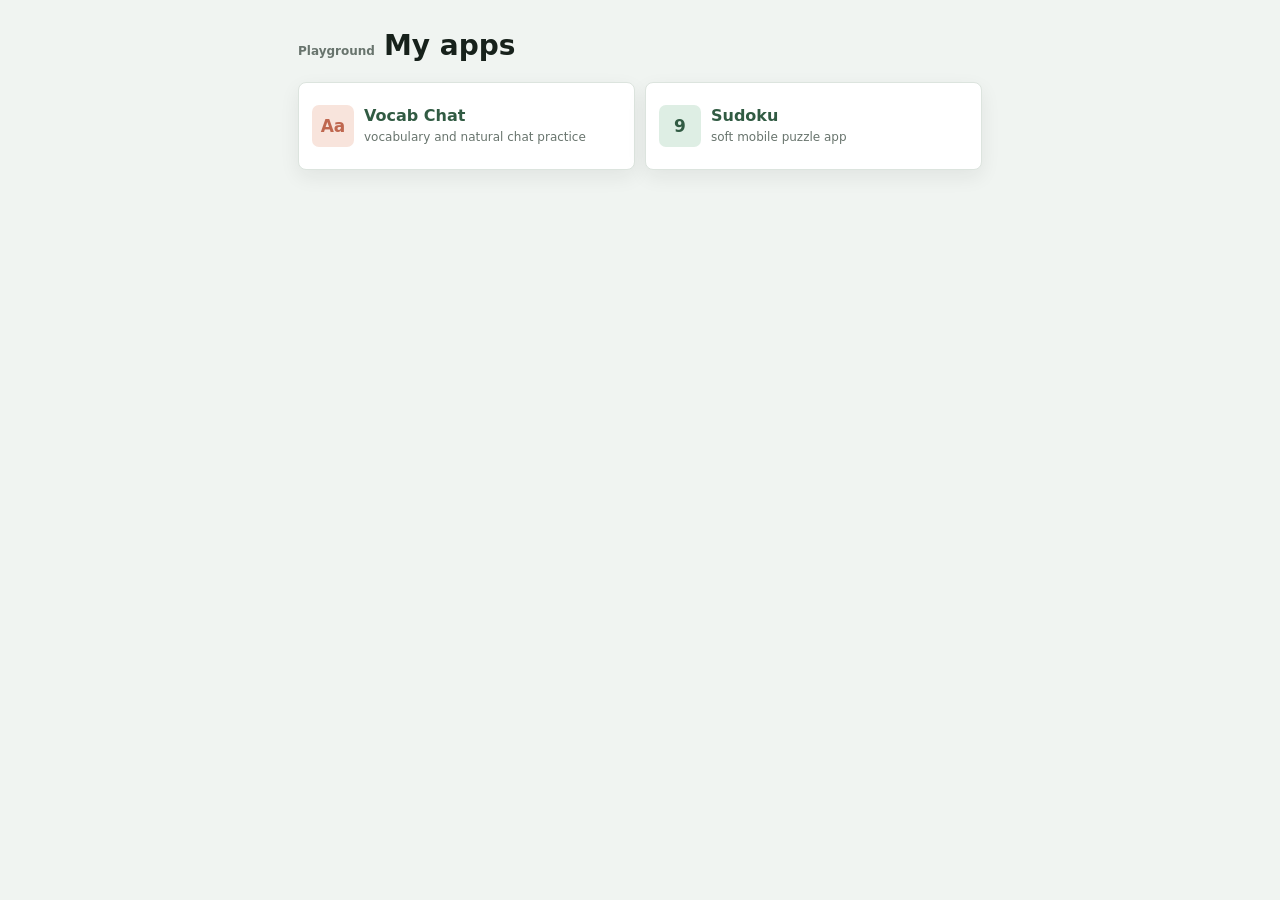
<file: playground-apps/index.html>
<!doctype html>
<html lang="en">
  <head>
    <meta charset="UTF-8" />
    <meta name="viewport" content="width=device-width, initial-scale=1, viewport-fit=cover" />
    <meta name="theme-color" content="#eef4f0" />
    <meta name="apple-mobile-web-app-capable" content="yes" />
    <meta name="apple-mobile-web-app-title" content="Playground Apps" />
    <meta name="apple-mobile-web-app-status-bar-style" content="default" />
    <title>Playground Apps</title>
    <link rel="manifest" href="./manifest.webmanifest" />
    <link rel="apple-touch-icon" href="./icon.svg" />
    <link rel="stylesheet" href="./styles.css" />
  </head>
  <body>
    <main class="app-shell">
      <header class="launcher-header">
        <p class="eyebrow">Playground</p>
        <h1>My apps</h1>
      </header>

      <section class="app-list" aria-label="Available apps">
        <a class="app-card vocab" href="./vocab-chat-app/">
          <span class="app-icon">Aa</span>
          <span>
            <strong>Vocab Chat</strong>
            <small>vocabulary and natural chat practice</small>
          </span>
        </a>
        <a class="app-card sudoku" href="./sudoku-app/">
          <span class="app-icon">9</span>
          <span>
            <strong>Sudoku</strong>
            <small>soft mobile puzzle app</small>
          </span>
        </a>
      </section>
    </main>
    <script>
      if ("serviceWorker" in navigator) {
        window.addEventListener("load", () => {
          navigator.serviceWorker.register("./sw.js").catch(() => {});
        });
      }
    </script>
  </body>
</html>
</file>
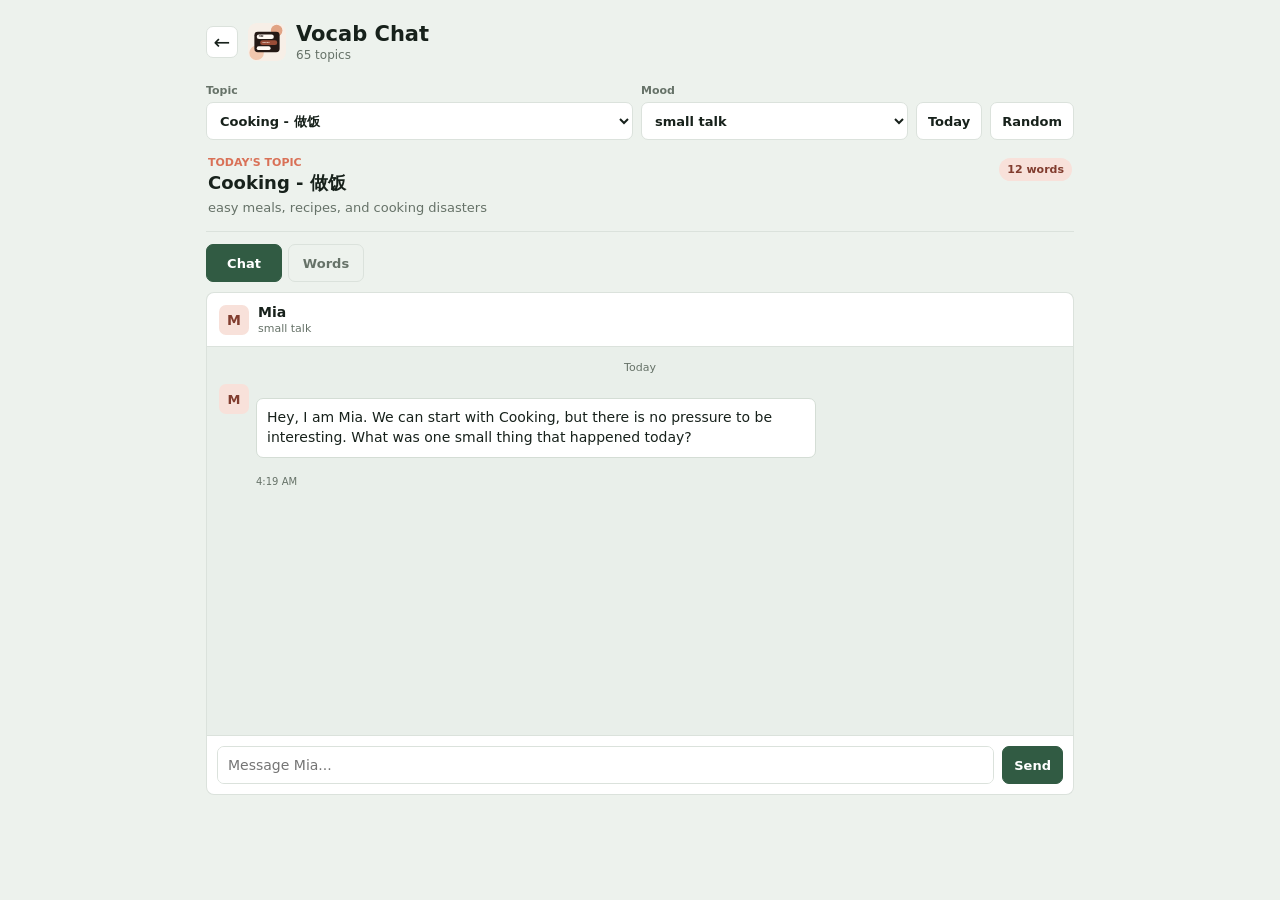
<file: vocab-chat-app/index.html>
<!doctype html>
<html lang="en">
  <head>
    <meta charset="UTF-8" />
    <meta name="viewport" content="width=device-width, initial-scale=1, viewport-fit=cover" />
    <meta name="theme-color" content="#edf2ed" />
    <meta name="apple-mobile-web-app-capable" content="yes" />
    <meta name="apple-mobile-web-app-status-bar-style" content="default" />
    <meta name="apple-mobile-web-app-title" content="Vocab Chat" />
    <title>Vocab Chat</title>
    <link rel="manifest" href="./manifest.webmanifest" />
    <link rel="apple-touch-icon" href="./icon.svg" />
    <link rel="stylesheet" href="./styles.css" />
  </head>
  <body>
    <main class="app-shell">
      <header class="app-header">
        <a class="back-link" href="../" aria-label="Back to Playground Apps" title="Back to apps">←</a>
        <img class="app-icon" src="./icon.svg" alt="" />
        <div>
          <h1>Vocab Chat</h1>
          <p id="topicCount">64 topics</p>
        </div>
      </header>

      <section class="controls" aria-label="Chat settings">
        <label>
          <span>Topic</span>
          <select id="topicSelect"></select>
        </label>
        <label>
          <span>Mood</span>
          <select id="moodSelect">
            <option value="small-talk">small talk</option>
            <option value="bestie">bestie</option>
            <option value="casual">casual</option>
            <option value="gossip">gossip</option>
            <option value="flirty">light crush talk</option>
            <option value="study">study buddy</option>
          </select>
        </label>
        <button id="dailyBtn" class="utility-btn" type="button">Today</button>
        <button id="randomBtn" class="utility-btn" type="button">Random</button>
      </section>

      <section class="topic-summary" aria-live="polite">
        <div>
          <p class="topic-kicker">Today's topic</p>
          <h2 id="topicTitle"></h2>
          <p id="topicVibe"></p>
        </div>
        <span id="wordCount" class="word-count"></span>
      </section>

      <nav class="tabs" aria-label="Vocab Chat views">
        <button id="chatTab" class="tab-btn active" type="button">Chat</button>
        <button id="wordsTab" class="tab-btn" type="button">Words</button>
      </nav>

      <section id="chatView" class="view active" aria-label="Chat with Mia">
        <header class="chat-header">
          <span class="friend-avatar" aria-hidden="true">M</span>
          <div>
            <strong>Mia</strong>
            <span id="chatMoodLabel"></span>
          </div>
        </header>
        <div id="chatLog" class="chat-log" aria-live="polite"></div>
        <form id="composer" class="composer">
          <textarea id="messageInput" rows="1" placeholder="Message Mia..." aria-label="Message Mia"></textarea>
          <button id="sendBtn" class="send-btn" type="submit">Send</button>
        </form>
      </section>

      <section id="wordsView" class="view" aria-label="Vocabulary list">
        <div id="wordList" class="word-list"></div>
      </section>
    </main>

    <div id="toast" class="toast" role="status" aria-live="polite"></div>
    <script src="./app.js" type="module"></script>
  </body>
</html>
</file>
<file: playground-apps/styles.css>
:root {
  color-scheme: light;
  --bg: #f0f4f1;
  --panel: #ffffff;
  --ink: #17211b;
  --muted: #68746d;
  --line: #dce4de;
  --green: #315b43;
  --coral: #bf674f;
  --soft-coral: #f8e4dc;
  --soft-green: #deeee4;
  --shadow: 0 7px 20px rgba(23, 33, 27, 0.07);
}

* {
  box-sizing: border-box;
}

body {
  margin: 0;
  min-height: 100vh;
  background: var(--bg);
  color: var(--ink);
  font-family: Inter, ui-sans-serif, system-ui, -apple-system, BlinkMacSystemFont, "Segoe UI", sans-serif;
}

.app-shell {
  width: min(720px, 100%);
  margin: 0 auto;
  padding: max(30px, calc(env(safe-area-inset-top) + 20px)) 18px max(24px, env(safe-area-inset-bottom));
}

.launcher-header {
  display: flex;
  align-items: baseline;
  gap: 9px;
}

.eyebrow {
  margin: 0;
  color: var(--muted);
  font-size: 12px;
  font-weight: 750;
}

h1 {
  margin: 0;
  font-size: 28px;
  line-height: 1.15;
}

.app-list {
  display: grid;
  grid-template-columns: repeat(2, minmax(0, 1fr));
  gap: 10px;
  margin-top: 20px;
}

.app-card {
  display: grid;
  grid-template-columns: 42px minmax(0, 1fr);
  gap: 10px;
  align-items: center;
  min-height: 88px;
  border: 1px solid var(--line);
  border-radius: 8px;
  background: var(--panel);
  color: var(--green);
  box-shadow: var(--shadow);
  padding: 13px;
  text-decoration: none;
}

.app-card:focus-visible {
  outline: 3px solid rgba(49, 91, 67, 0.22);
  outline-offset: 2px;
}

.app-card strong {
  display: block;
  font-size: 16px;
  line-height: 1.18;
}

.app-card small {
  display: block;
  margin-top: 4px;
  color: var(--muted);
  font-size: 12px;
  line-height: 1.3;
}

.app-icon {
  display: grid;
  place-items: center;
  width: 42px;
  height: 42px;
  border-radius: 7px;
  font-size: 17px;
  font-weight: 850;
}

.vocab .app-icon {
  background: var(--soft-coral);
  color: var(--coral);
}

.sudoku .app-icon {
  background: var(--soft-green);
  color: var(--green);
}

@media (max-width: 460px) {
  .app-list {
    grid-template-columns: 1fr;
  }
}
</file>
<file: vocab-chat-app/styles.css>
:root {
  color-scheme: light;
  --page: #edf2ed;
  --surface: #ffffff;
  --surface-muted: #f7f8f5;
  --ink: #17211b;
  --muted: #667268;
  --line: #dbe2dc;
  --green: #9bd373;
  --green-dark: #315b43;
  --coral: #d97157;
  --coral-soft: #f8e1da;
  --shadow: 0 8px 22px rgba(23, 33, 27, 0.08);
}

* {
  box-sizing: border-box;
}

body {
  margin: 0;
  min-height: 100vh;
  background: var(--page);
  color: var(--ink);
  font-family: Inter, ui-sans-serif, system-ui, -apple-system, BlinkMacSystemFont, "Segoe UI", sans-serif;
}

button,
select,
textarea {
  font: inherit;
}

button {
  cursor: pointer;
}

.app-shell {
  width: min(900px, 100%);
  margin: 0 auto;
  padding: max(14px, env(safe-area-inset-top)) 16px max(20px, env(safe-area-inset-bottom));
}

.app-header {
  display: flex;
  align-items: center;
  gap: 10px;
  min-height: 56px;
}

.back-link {
  display: grid;
  flex: 0 0 auto;
  place-items: center;
  width: 32px;
  height: 32px;
  border: 1px solid var(--line);
  border-radius: 7px;
  background: var(--surface);
  color: var(--ink);
  font-size: 20px;
  line-height: 1;
  text-decoration: none;
}

.app-icon {
  width: 38px;
  height: 38px;
  border-radius: 8px;
}

.app-header h1 {
  margin: 0;
  font-size: 21px;
  line-height: 1.15;
}

.app-header p {
  margin: 2px 0 0;
  color: var(--muted);
  font-size: 12px;
}

.controls {
  display: grid;
  grid-template-columns: minmax(230px, 1.6fr) minmax(150px, 1fr) auto auto;
  gap: 8px;
  align-items: end;
  margin-top: 14px;
}

.controls label {
  display: grid;
  gap: 5px;
  color: var(--muted);
  font-size: 11px;
  font-weight: 750;
}

select,
textarea {
  width: 100%;
  border: 1px solid var(--line);
  border-radius: 7px;
  background: var(--surface);
  color: var(--ink);
}

select {
  min-height: 38px;
  padding: 7px 9px;
  font-size: 13px;
}

select:focus,
textarea:focus,
button:focus-visible,
.back-link:focus-visible {
  outline: 3px solid rgba(217, 113, 87, 0.24);
  outline-offset: 2px;
}

.utility-btn,
.tab-btn,
.send-btn {
  min-height: 38px;
  border: 1px solid var(--line);
  border-radius: 7px;
  padding: 7px 11px;
  font-size: 13px;
  font-weight: 750;
}

.utility-btn {
  background: var(--surface);
  color: var(--ink);
}

.topic-summary {
  display: flex;
  align-items: flex-start;
  justify-content: space-between;
  gap: 14px;
  margin-top: 16px;
  padding: 0 2px 14px;
  border-bottom: 1px solid var(--line);
}

.topic-kicker {
  margin: 0 0 3px;
  color: var(--coral);
  font-size: 11px;
  font-weight: 800;
  text-transform: uppercase;
}

.topic-summary h2 {
  margin: 0;
  font-size: 18px;
  line-height: 1.2;
}

.topic-summary p:not(.topic-kicker) {
  max-width: 640px;
  margin: 5px 0 0;
  color: var(--muted);
  font-size: 13px;
  line-height: 1.42;
}

.word-count {
  flex: 0 0 auto;
  margin-top: 2px;
  border-radius: 999px;
  background: var(--coral-soft);
  color: #813c2e;
  padding: 5px 8px;
  font-size: 11px;
  font-weight: 800;
}

.tabs {
  display: flex;
  gap: 6px;
  margin-top: 12px;
}

.tab-btn {
  min-width: 76px;
  background: transparent;
  color: var(--muted);
}

.tab-btn.active {
  border-color: var(--green-dark);
  background: var(--green-dark);
  color: #fff;
}

.view {
  display: none;
  margin-top: 10px;
}

.view.active {
  display: block;
}

.chat-header {
  display: flex;
  align-items: center;
  gap: 9px;
  padding: 11px 12px;
  border: 1px solid var(--line);
  border-bottom: 0;
  border-radius: 8px 8px 0 0;
  background: var(--surface);
}

.friend-avatar {
  display: grid;
  place-items: center;
  width: 30px;
  height: 30px;
  border-radius: 7px;
  background: var(--coral-soft);
  color: #813c2e;
  font-size: 14px;
  font-weight: 850;
}

.chat-header strong,
.chat-header span:not(.friend-avatar) {
  display: block;
}

.chat-header strong {
  font-size: 14px;
  line-height: 1.15;
}

.chat-header span:not(.friend-avatar) {
  margin-top: 2px;
  color: var(--muted);
  font-size: 11px;
}

.chat-log {
  display: grid;
  align-content: start;
  gap: 10px;
  min-height: 390px;
  max-height: 58vh;
  overflow-y: auto;
  padding: 14px 12px;
  border: 1px solid var(--line);
  background: #e9efea;
}

.day-divider {
  justify-self: center;
  color: var(--muted);
  font-size: 11px;
}

.message-row {
  display: grid;
  grid-template-columns: 30px minmax(0, 1fr);
  gap: 7px;
  align-items: start;
}

.message-row.user {
  grid-template-columns: minmax(0, 1fr);
  justify-items: end;
}

.message-avatar {
  display: grid;
  place-items: center;
  width: 30px;
  height: 30px;
  border-radius: 7px;
  background: var(--coral-soft);
  color: #813c2e;
  font-size: 13px;
  font-weight: 850;
}

.bubble-stack {
  display: grid;
  gap: 4px;
  min-width: 0;
}

.bubble {
  width: fit-content;
  max-width: min(560px, 84%);
  border-radius: 7px;
  padding: 9px 10px;
  font-size: 14px;
  line-height: 1.42;
  white-space: pre-wrap;
  overflow-wrap: anywhere;
}

.buddy .bubble {
  background: var(--surface);
  border: 1px solid #d4ddd5;
}

.user .bubble {
  margin-left: auto;
  background: var(--green);
  color: #182618;
}

.message-time {
  color: var(--muted);
  font-size: 10px;
}

.user .message-time {
  text-align: right;
}

.language-note {
  max-width: min(560px, 84%);
  margin-left: 37px;
  border-left: 2px solid var(--coral);
  color: #5e514a;
  font-size: 12px;
  line-height: 1.42;
  padding-left: 7px;
}

.language-note strong {
  color: #813c2e;
  font-weight: 800;
}

.composer {
  display: grid;
  grid-template-columns: minmax(0, 1fr) auto;
  gap: 8px;
  align-items: end;
  padding: 10px;
  border: 1px solid var(--line);
  border-top: 0;
  border-radius: 0 0 8px 8px;
  background: var(--surface);
}

.composer textarea {
  min-height: 38px;
  max-height: 116px;
  resize: none;
  padding: 9px 10px;
  font-size: 14px;
  line-height: 1.35;
}

.send-btn {
  border-color: var(--green-dark);
  background: var(--green-dark);
  color: #fff;
}

.word-list {
  display: grid;
  grid-template-columns: repeat(2, minmax(0, 1fr));
  gap: 8px;
}

.word-card {
  min-height: 112px;
  border: 1px solid var(--line);
  border-radius: 8px;
  background: var(--surface);
  padding: 11px;
}

.word-card strong {
  display: block;
  color: var(--green-dark);
  font-size: 14px;
  line-height: 1.2;
}

.word-card span {
  display: block;
  margin-top: 3px;
  color: #813c2e;
  font-size: 12px;
  font-weight: 700;
}

.word-card p {
  margin: 8px 0 0;
  color: var(--muted);
  font-size: 12px;
  line-height: 1.38;
}

.toast {
  position: fixed;
  left: 50%;
  bottom: max(16px, env(safe-area-inset-bottom));
  z-index: 10;
  transform: translate(-50%, 12px);
  border-radius: 7px;
  background: var(--ink);
  color: #fff;
  opacity: 0;
  pointer-events: none;
  padding: 8px 10px;
  font-size: 12px;
  font-weight: 750;
  transition: 150ms ease;
}

.toast.show {
  opacity: 1;
  transform: translate(-50%, 0);
}

@media (max-width: 620px) {
  .controls {
    grid-template-columns: minmax(0, 1fr) minmax(0, 1fr);
  }

  .utility-btn {
    width: 100%;
  }

  .chat-log {
    min-height: 48vh;
    max-height: 57vh;
  }

  .word-list {
    grid-template-columns: 1fr;
  }

  .word-card {
    min-height: 0;
  }
}

@media (max-width: 360px) {
  .app-shell {
    padding-left: 10px;
    padding-right: 10px;
  }

  .controls {
    gap: 6px;
  }

  .utility-btn,
  .tab-btn,
  .send-btn,
  select {
    font-size: 12px;
  }

  .bubble {
    max-width: 90%;
  }
}
</file>
